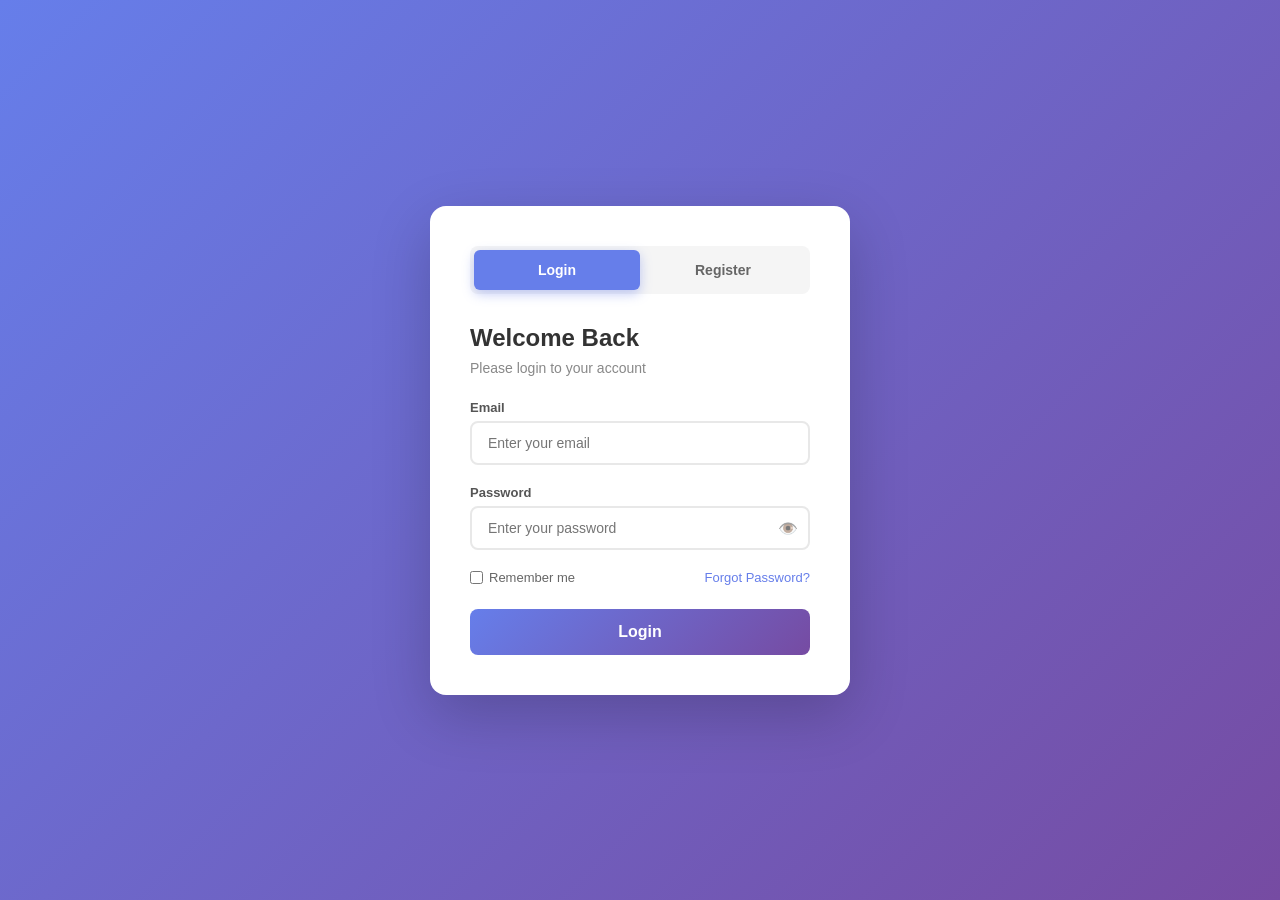
<file: login-website/index.html>
<!DOCTYPE html>
<html lang="en">
<head>
    <meta charset="UTF-8">
    <meta name="viewport" content="width=device-width, initial-scale=1.0">
    <title>User Login</title>
    <link rel="stylesheet" href="styles.css">
</head>
<body>
    <div class="container">
        <div class="form-container">
            <div class="form-toggle">
                <button id="login-toggle" class="toggle-btn active">Login</button>
                <button id="register-toggle" class="toggle-btn">Register</button>
            </div>

            <!-- Login Form -->
            <form id="login-form" class="form active">
                <h2>Welcome Back</h2>
                <p class="form-subtitle">Please login to your account</p>

                <div class="input-group">
                    <label for="login-email">Email</label>
                    <input type="email" id="login-email" placeholder="Enter your email" required>
                </div>

                <div class="input-group">
                    <label for="login-password">Password</label>
                    <div class="password-wrapper">
                        <input type="password" id="login-password" placeholder="Enter your password" required>
                        <button type="button" class="toggle-password" data-target="login-password">👁️</button>
                    </div>
                </div>

                <div class="form-options">
                    <label class="remember-me">
                        <input type="checkbox" id="remember-me">
                        <span>Remember me</span>
                    </label>
                    <a href="#" class="forgot-password">Forgot Password?</a>
                </div>

                <button type="submit" class="submit-btn">Login</button>

                <div class="message" id="login-message"></div>
            </form>

            <!-- Register Form -->
            <form id="register-form" class="form">
                <h2>Create Account</h2>
                <p class="form-subtitle">Register a new account</p>

                <div class="input-group">
                    <label for="register-name">Full Name</label>
                    <input type="text" id="register-name" placeholder="Enter your full name" required>
                </div>

                <div class="input-group">
                    <label for="register-email">Email</label>
                    <input type="email" id="register-email" placeholder="Enter your email" required>
                </div>

                <div class="input-group">
                    <label for="register-password">Password</label>
                    <div class="password-wrapper">
                        <input type="password" id="register-password" placeholder="Create a password" required minlength="6">
                        <button type="button" class="toggle-password" data-target="register-password">👁️</button>
                    </div>
                </div>

                <div class="input-group">
                    <label for="register-confirm">Confirm Password</label>
                    <div class="password-wrapper">
                        <input type="password" id="register-confirm" placeholder="Confirm your password" required minlength="6">
                        <button type="button" class="toggle-password" data-target="register-confirm">👁️</button>
                    </div>
                </div>

                <button type="submit" class="submit-btn">Register</button>

                <div class="message" id="register-message"></div>
            </form>
        </div>
    </div>

    <!-- Dashboard (shown after login) -->
    <div class="dashboard" id="dashboard" style="display: none;">
        <div class="dashboard-container">
            <div class="dashboard-header">
                <h2>Dashboard</h2>
                <button id="logout-btn" class="logout-btn">Logout</button>
            </div>
            <div class="dashboard-content">
                <div class="welcome-card">
                    <h3>Welcome, <span id="user-name"></span>!</h3>
                    <p>You have successfully logged in.</p>
                </div>
                <div class="info-card">
                    <h4>Account Information</h4>
                    <p><strong>Email:</strong> <span id="user-email"></span></p>
                    <p><strong>Member since:</strong> <span id="user-date"></span></p>
                </div>
            </div>
        </div>
    </div>

    <script src="app.js"></script>
</body>
</html>
</file>
<file: login-website/styles.css>
* {
    margin: 0;
    padding: 0;
    box-sizing: border-box;
}

body {
    font-family: 'Segoe UI', Tahoma, Geneva, Verdana, sans-serif;
    min-height: 100vh;
    background: linear-gradient(135deg, #667eea 0%, #764ba2 100%);
    display: flex;
    align-items: center;
    justify-content: center;
    padding: 20px;
}

.container {
    width: 100%;
    max-width: 420px;
}

.form-container {
    background: #fff;
    border-radius: 16px;
    box-shadow: 0 20px 60px rgba(0, 0, 0, 0.2);
    padding: 40px;
    animation: fadeIn 0.5s ease;
}

@keyframes fadeIn {
    from {
        opacity: 0;
        transform: translateY(20px);
    }
    to {
        opacity: 1;
        transform: translateY(0);
    }
}

.form-toggle {
    display: flex;
    margin-bottom: 30px;
    background: #f5f5f5;
    border-radius: 8px;
    padding: 4px;
}

.toggle-btn {
    flex: 1;
    padding: 12px;
    border: none;
    background: transparent;
    font-size: 14px;
    font-weight: 600;
    color: #666;
    cursor: pointer;
    border-radius: 6px;
    transition: all 0.3s ease;
}

.toggle-btn.active {
    background: #667eea;
    color: #fff;
    box-shadow: 0 4px 12px rgba(102, 126, 234, 0.4);
}

.form {
    display: none;
}

.form.active {
    display: block;
    animation: slideIn 0.3s ease;
}

@keyframes slideIn {
    from {
        opacity: 0;
        transform: translateX(10px);
    }
    to {
        opacity: 1;
        transform: translateX(0);
    }
}

.form h2 {
    font-size: 24px;
    color: #333;
    margin-bottom: 8px;
}

.form-subtitle {
    color: #888;
    font-size: 14px;
    margin-bottom: 24px;
}

.input-group {
    margin-bottom: 20px;
}

.input-group label {
    display: block;
    font-size: 13px;
    font-weight: 600;
    color: #555;
    margin-bottom: 6px;
}

.input-group input {
    width: 100%;
    padding: 12px 16px;
    border: 2px solid #e8e8e8;
    border-radius: 8px;
    font-size: 14px;
    transition: border-color 0.3s ease;
    outline: none;
}

.input-group input:focus {
    border-color: #667eea;
}

.password-wrapper {
    position: relative;
}

.password-wrapper input {
    padding-right: 44px;
}

.toggle-password {
    position: absolute;
    right: 12px;
    top: 50%;
    transform: translateY(-50%);
    border: none;
    background: none;
    cursor: pointer;
    font-size: 16px;
    opacity: 0.6;
    transition: opacity 0.3s;
}

.toggle-password:hover {
    opacity: 1;
}

.form-options {
    display: flex;
    justify-content: space-between;
    align-items: center;
    margin-bottom: 24px;
}

.remember-me {
    display: flex;
    align-items: center;
    gap: 6px;
    font-size: 13px;
    color: #666;
    cursor: pointer;
}

.remember-me input {
    accent-color: #667eea;
}

.forgot-password {
    font-size: 13px;
    color: #667eea;
    text-decoration: none;
    font-weight: 500;
}

.forgot-password:hover {
    text-decoration: underline;
}

.submit-btn {
    width: 100%;
    padding: 14px;
    background: linear-gradient(135deg, #667eea 0%, #764ba2 100%);
    color: #fff;
    border: none;
    border-radius: 8px;
    font-size: 16px;
    font-weight: 600;
    cursor: pointer;
    transition: transform 0.2s, box-shadow 0.2s;
}

.submit-btn:hover {
    transform: translateY(-2px);
    box-shadow: 0 8px 20px rgba(102, 126, 234, 0.4);
}

.submit-btn:active {
    transform: translateY(0);
}

.message {
    margin-top: 16px;
    padding: 10px;
    border-radius: 6px;
    font-size: 13px;
    text-align: center;
    display: none;
}

.message.success {
    display: block;
    background: #d4edda;
    color: #155724;
    border: 1px solid #c3e6cb;
}

.message.error {
    display: block;
    background: #f8d7da;
    color: #721c24;
    border: 1px solid #f5c6cb;
}

/* Dashboard Styles */
.dashboard {
    position: fixed;
    top: 0;
    left: 0;
    width: 100%;
    height: 100%;
    background: linear-gradient(135deg, #667eea 0%, #764ba2 100%);
    display: flex;
    align-items: center;
    justify-content: center;
    padding: 20px;
    z-index: 1000;
}

.dashboard-container {
    background: #fff;
    border-radius: 16px;
    box-shadow: 0 20px 60px rgba(0, 0, 0, 0.2);
    padding: 40px;
    width: 100%;
    max-width: 500px;
    animation: fadeIn 0.5s ease;
}

.dashboard-header {
    display: flex;
    justify-content: space-between;
    align-items: center;
    margin-bottom: 30px;
    padding-bottom: 20px;
    border-bottom: 2px solid #f0f0f0;
}

.dashboard-header h2 {
    font-size: 24px;
    color: #333;
}

.logout-btn {
    padding: 8px 20px;
    background: #ff4757;
    color: #fff;
    border: none;
    border-radius: 6px;
    font-size: 14px;
    font-weight: 600;
    cursor: pointer;
    transition: background 0.3s;
}

.logout-btn:hover {
    background: #ff6b81;
}

.welcome-card {
    background: linear-gradient(135deg, #667eea 0%, #764ba2 100%);
    color: #fff;
    padding: 24px;
    border-radius: 12px;
    margin-bottom: 20px;
}

.welcome-card h3 {
    font-size: 20px;
    margin-bottom: 8px;
}

.welcome-card p {
    opacity: 0.9;
    font-size: 14px;
}

.info-card {
    background: #f8f9fa;
    padding: 20px;
    border-radius: 12px;
}

.info-card h4 {
    font-size: 16px;
    color: #333;
    margin-bottom: 12px;
}

.info-card p {
    font-size: 14px;
    color: #666;
    margin-bottom: 8px;
}

/* Responsive */
@media (max-width: 480px) {
    .form-container {
        padding: 24px;
    }

    .form-options {
        flex-direction: column;
        gap: 10px;
        align-items: flex-start;
    }
}
</file>
